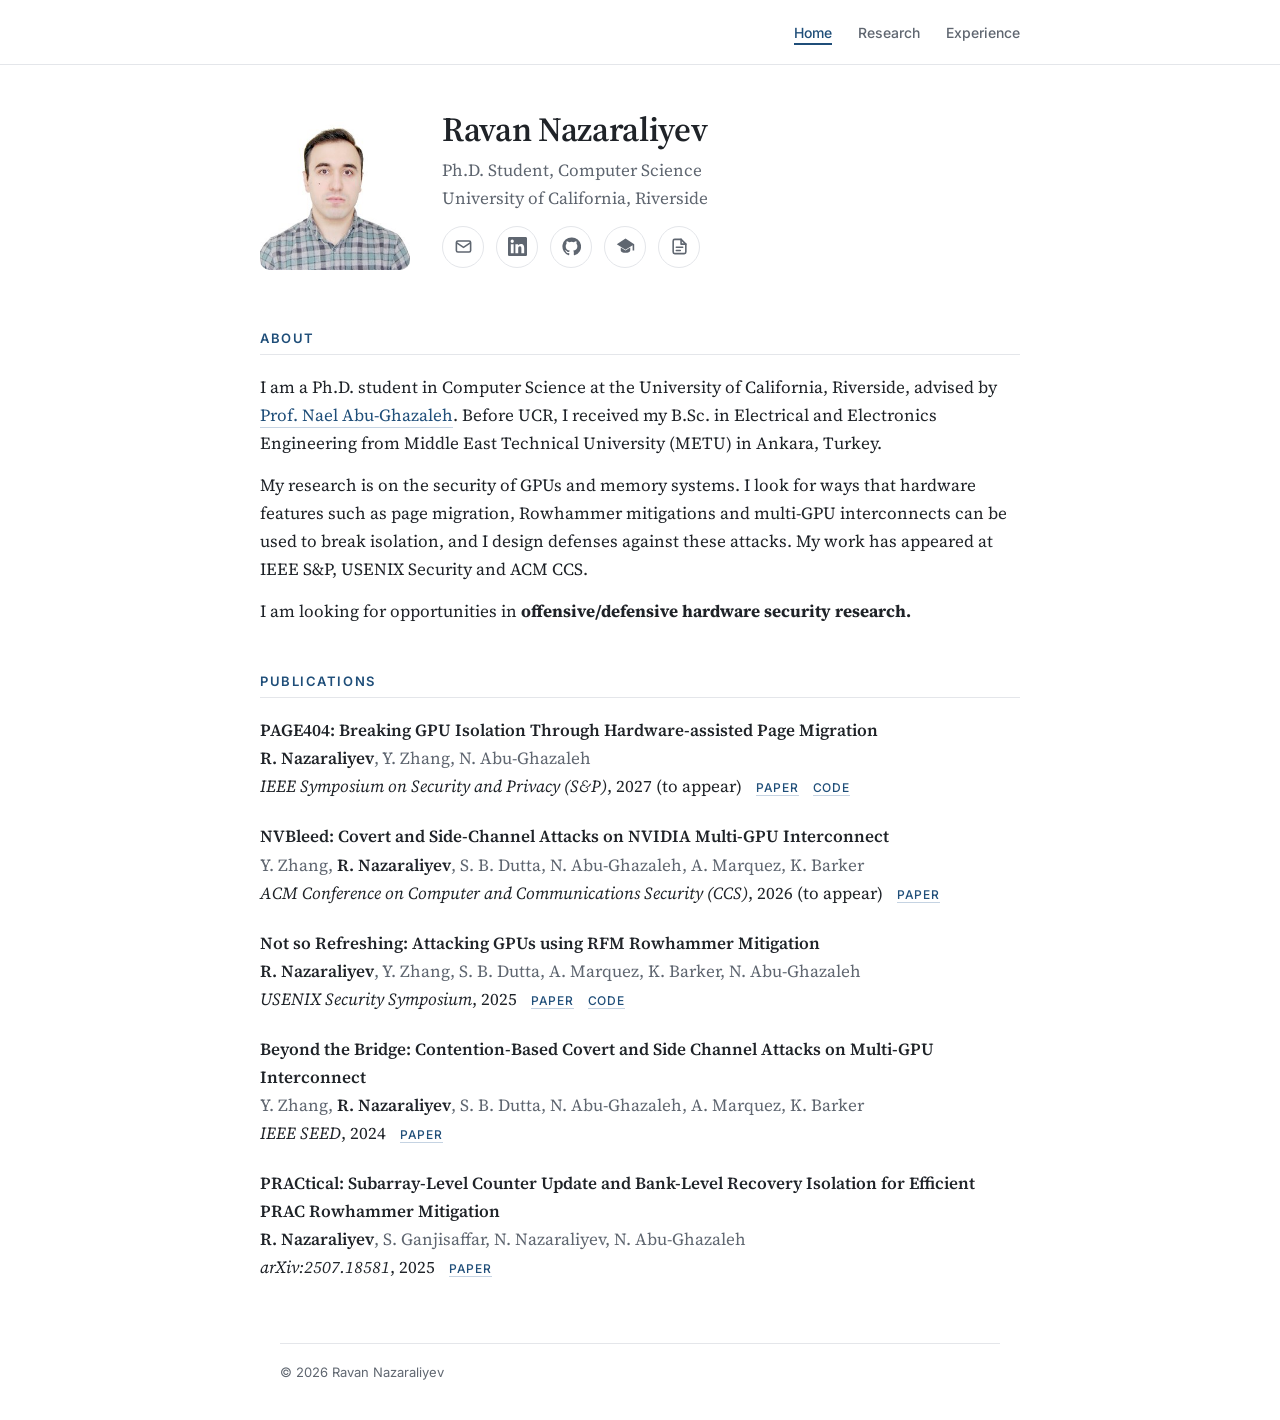
<file: index.html>
<!doctype html>
<html lang="en">
<head>
<meta charset="utf-8">
<meta name="viewport" content="width=device-width, initial-scale=1">
<title>Ravan Nazaraliyev | Ph.D. Student, UC Riverside</title>
<meta name="google-site-verification" content="zR1AItxMeGdz7LtbonEvWp29apM-70Axu_Xvn6t0S4g">
<meta name="description" content="Ravan Nazaraliyev is a Ph.D. student in Computer Science at UC Riverside working on GPU and memory-system security, including Rowhammer and GPU side channels.">
<link rel="canonical" href="https://ravannazaraliyev.github.io/">
<meta property="og:type" content="profile">
<meta property="og:title" content="Ravan Nazaraliyev | Ph.D. Student, UC Riverside">
<meta property="og:description" content="Ravan Nazaraliyev is a Ph.D. student in Computer Science at UC Riverside working on GPU and memory-system security, including Rowhammer and GPU side channels.">
<meta property="og:url" content="https://ravannazaraliyev.github.io/">
<meta property="og:image" content="https://ravannazaraliyev.github.io/photo.jpeg">
<meta name="twitter:card" content="summary">
<script type="application/ld+json">
{
  "@context": "https://schema.org",
  "@type": "Person",
  "name": "Ravan Nazaraliyev",
  "url": "https://ravannazaraliyev.github.io/",
  "image": "https://ravannazaraliyev.github.io/photo.jpeg",
  "email": "mailto:rnaza005@ucr.edu",
  "jobTitle": "Ph.D. Student in Computer Science",
  "affiliation": {
    "@type": "CollegeOrUniversity",
    "name": "University of California, Riverside"
  },
  "alumniOf": {
    "@type": "CollegeOrUniversity",
    "name": "Middle East Technical University"
  },
  "knowsAbout": [
    "Hardware security",
    "GPU security",
    "Rowhammer",
    "Side-channel attacks",
    "Computer architecture"
  ],
  "sameAs": [
    "https://www.linkedin.com/in/ravannazaraliyev/",
    "https://github.com/RavanN700",
    "https://scholar.google.com/citations?user=6l9ZNk0AAAAJ"
  ]
}
</script>
<link rel="preconnect" href="https://fonts.googleapis.com">
<link rel="preconnect" href="https://fonts.gstatic.com" crossorigin>
<link href="https://fonts.googleapis.com/css2?family=Inter:wght@400;500;600&family=Source+Serif+4:opsz,wght@8..60,400;8..60,600&display=swap" rel="stylesheet">
<link rel="stylesheet" href="style.css?v=5">
</head>
<body>
<header class="site">
  <div class="bar">
    <nav>
      <a href="index.html" class="current">Home</a>
      <a href="research.html">Research</a>
      <a href="experience.html">Experience</a>
    </nav>
  </div>
</header>
<main>
  <div class="header">
    <img src="photo.jpeg" alt="Ravan Nazaraliyev">
    <div>
      <h1>Ravan Nazaraliyev</h1>
      <p class="muted">Ph.D. Student, Computer Science<br>University of California, Riverside</p>
      <p class="contact">
        <a href="mailto:rnaza005@ucr.edu" title="Email" aria-label="Email"><svg width="19" height="19" viewBox="0 0 24 24" fill="none" stroke="currentColor" stroke-width="2"><rect x="3" y="5" width="18" height="14" rx="2"/><path d="m3 7 9 6 9-6"/></svg></a>
        <a href="https://www.linkedin.com/in/ravannazaraliyev/" title="LinkedIn" aria-label="LinkedIn"><svg width="19" height="19" viewBox="0 0 24 24" fill="currentColor"><path d="M20.45 20.45h-3.56v-5.57c0-1.33-.02-3.04-1.85-3.04-1.85 0-2.14 1.45-2.14 2.94v5.67H9.35V9h3.41v1.56h.05c.48-.9 1.64-1.85 3.37-1.85 3.6 0 4.27 2.37 4.27 5.46v6.28ZM5.34 7.43a2.06 2.06 0 1 1 0-4.13 2.06 2.06 0 0 1 0 4.13ZM7.12 20.45H3.56V9h3.56v11.45ZM22.22 0H1.77C.79 0 0 .77 0 1.73v20.54C0 23.23.79 24 1.77 24h20.45c.98 0 1.78-.77 1.78-1.73V1.73C24 .77 23.2 0 22.22 0Z"/></svg></a>
        <a href="https://github.com/RavanN700" title="GitHub" aria-label="GitHub"><svg width="19" height="19" viewBox="0 0 24 24" fill="currentColor"><path d="M12 .5a11.5 11.5 0 0 0-3.64 22.41c.58.1.79-.25.79-.56v-2c-3.2.7-3.88-1.37-3.88-1.37-.52-1.33-1.28-1.68-1.28-1.68-1.05-.72.08-.7.08-.7 1.16.08 1.77 1.19 1.77 1.19 1.03 1.77 2.7 1.26 3.36.96.1-.75.4-1.26.73-1.55-2.55-.29-5.24-1.28-5.24-5.69 0-1.26.45-2.29 1.19-3.1-.12-.29-.52-1.46.11-3.05 0 0 .97-.31 3.17 1.18a11 11 0 0 1 5.77 0c2.2-1.49 3.17-1.18 3.17-1.18.63 1.59.23 2.76.11 3.05.74.81 1.19 1.84 1.19 3.1 0 4.42-2.7 5.4-5.26 5.68.41.36.78 1.06.78 2.14v3.17c0 .31.21.67.8.56A11.5 11.5 0 0 0 12 .5Z"/></svg></a>
        <a href="https://scholar.google.com/citations?user=6l9ZNk0AAAAJ&amp;hl=en" title="Google Scholar" aria-label="Google Scholar"><svg width="19" height="19" viewBox="0 0 24 24" fill="currentColor"><path d="M12 2 1 9l11 7 9-5.73V17h2V9L12 2Zm-6 11.18V17c0 1.66 2.69 3 6 3s6-1.34 6-3v-3.82l-6 3.82-6-3.82Z"/></svg></a>
        <a href="https://drive.google.com/file/d/1EVGjufUXTMpXtb5Sl5QR0fTYWryY8La2/view?usp=sharing" title="CV" aria-label="CV"><svg width="19" height="19" viewBox="0 0 24 24" fill="none" stroke="currentColor" stroke-width="2" stroke-linecap="round" stroke-linejoin="round"><path d="M14 3H6a2 2 0 0 0-2 2v14a2 2 0 0 0 2 2h12a2 2 0 0 0 2-2V9l-6-6Z"/><path d="M14 3v6h6M8 13h8M8 17h5"/></svg></a>
      </p>
    </div>
  </div>

  <h2>About</h2>
  <p>I am a Ph.D. student in Computer Science at the University of California, Riverside,
    advised by <a href="https://www.cs.ucr.edu/~nael/">Prof. Nael Abu-Ghazaleh</a>. Before UCR, I received my B.Sc. in Electrical and
    Electronics Engineering from Middle East Technical University (METU) in Ankara, Turkey.</p>
  <p>My research is on the security of GPUs and memory systems. I look for ways that hardware
    features such as page migration, Rowhammer mitigations and multi-GPU interconnects can be
    used to break isolation, and I design defenses against these attacks. My work has appeared
    at IEEE S&amp;P, USENIX Security and ACM CCS.</p>
  <p>I am looking for opportunities in <b>offensive/defensive hardware security research.</b></p>

  <h2>Publications</h2>
  <ul class="pubs">
    <li><b>PAGE404: Breaking GPU Isolation Through Hardware-assisted Page Migration</b><br>
      <span class="authors"><span class="me">R. Nazaraliyev</span>, Y. Zhang, N. Abu-Ghazaleh</span><br>
      <i>IEEE Symposium on Security and Privacy (S&amp;P)</i>, 2027 (to appear)
      <span class="links"><a href="https://arxiv.org/pdf/2610.20962">Paper</a>
      <span class="links"><a href="https://github.com/RavanN700/PAGE404_AttacksOnGH200">Code</a></span></li>
    <li><b>NVBleed: Covert and Side-Channel Attacks on NVIDIA Multi-GPU Interconnect</b><br>
      <span class="authors">Y. Zhang, <span class="me">R. Nazaraliyev</span>, S. B. Dutta, N. Abu-Ghazaleh, A. Marquez, K. Barker</span><br>
      <i>ACM Conference on Computer and Communications Security (CCS)</i>, 2026 (to appear)
      <span class="links"><a href="https://arxiv.org/abs/2503.17847">Paper</a></span></li>
    <li><b>Not so Refreshing: Attacking GPUs using RFM Rowhammer Mitigation</b><br>
      <span class="authors"><span class="me">R. Nazaraliyev</span>, Y. Zhang, S. B. Dutta, A. Marquez, K. Barker, N. Abu-Ghazaleh</span><br>
      <i>USENIX Security Symposium</i>, 2025
      <span class="links"><a href="https://www.usenix.org/conference/usenixsecurity25/presentation/nazaraliyev">Paper</a>
      <a href="https://zenodo.org/records/14751122">Code</a></span></li>
    <li><b>Beyond the Bridge: Contention-Based Covert and Side Channel Attacks on Multi-GPU Interconnect</b><br>
      <span class="authors">Y. Zhang, <span class="me">R. Nazaraliyev</span>, S. B. Dutta, N. Abu-Ghazaleh, A. Marquez, K. Barker</span><br>
      <i>IEEE SEED</i>, 2024
      <span class="links"><a href="https://arxiv.org/abs/2404.03877">Paper</a></span></li>
    <li><b>PRACtical: Subarray-Level Counter Update and Bank-Level Recovery Isolation for Efficient PRAC Rowhammer Mitigation</b><br>
      <span class="authors"><span class="me">R. Nazaraliyev</span>, S. Ganjisaffar, N. Nazaraliyev, N. Abu-Ghazaleh</span><br>
      <i>arXiv:2507.18581</i>, 2025
      <span class="links"><a href="https://arxiv.org/abs/2507.18581">Paper</a></span></li>
  </ul>
</main>
<footer>© 2026 Ravan Nazaraliyev</footer>
</body>
</html>
</file>
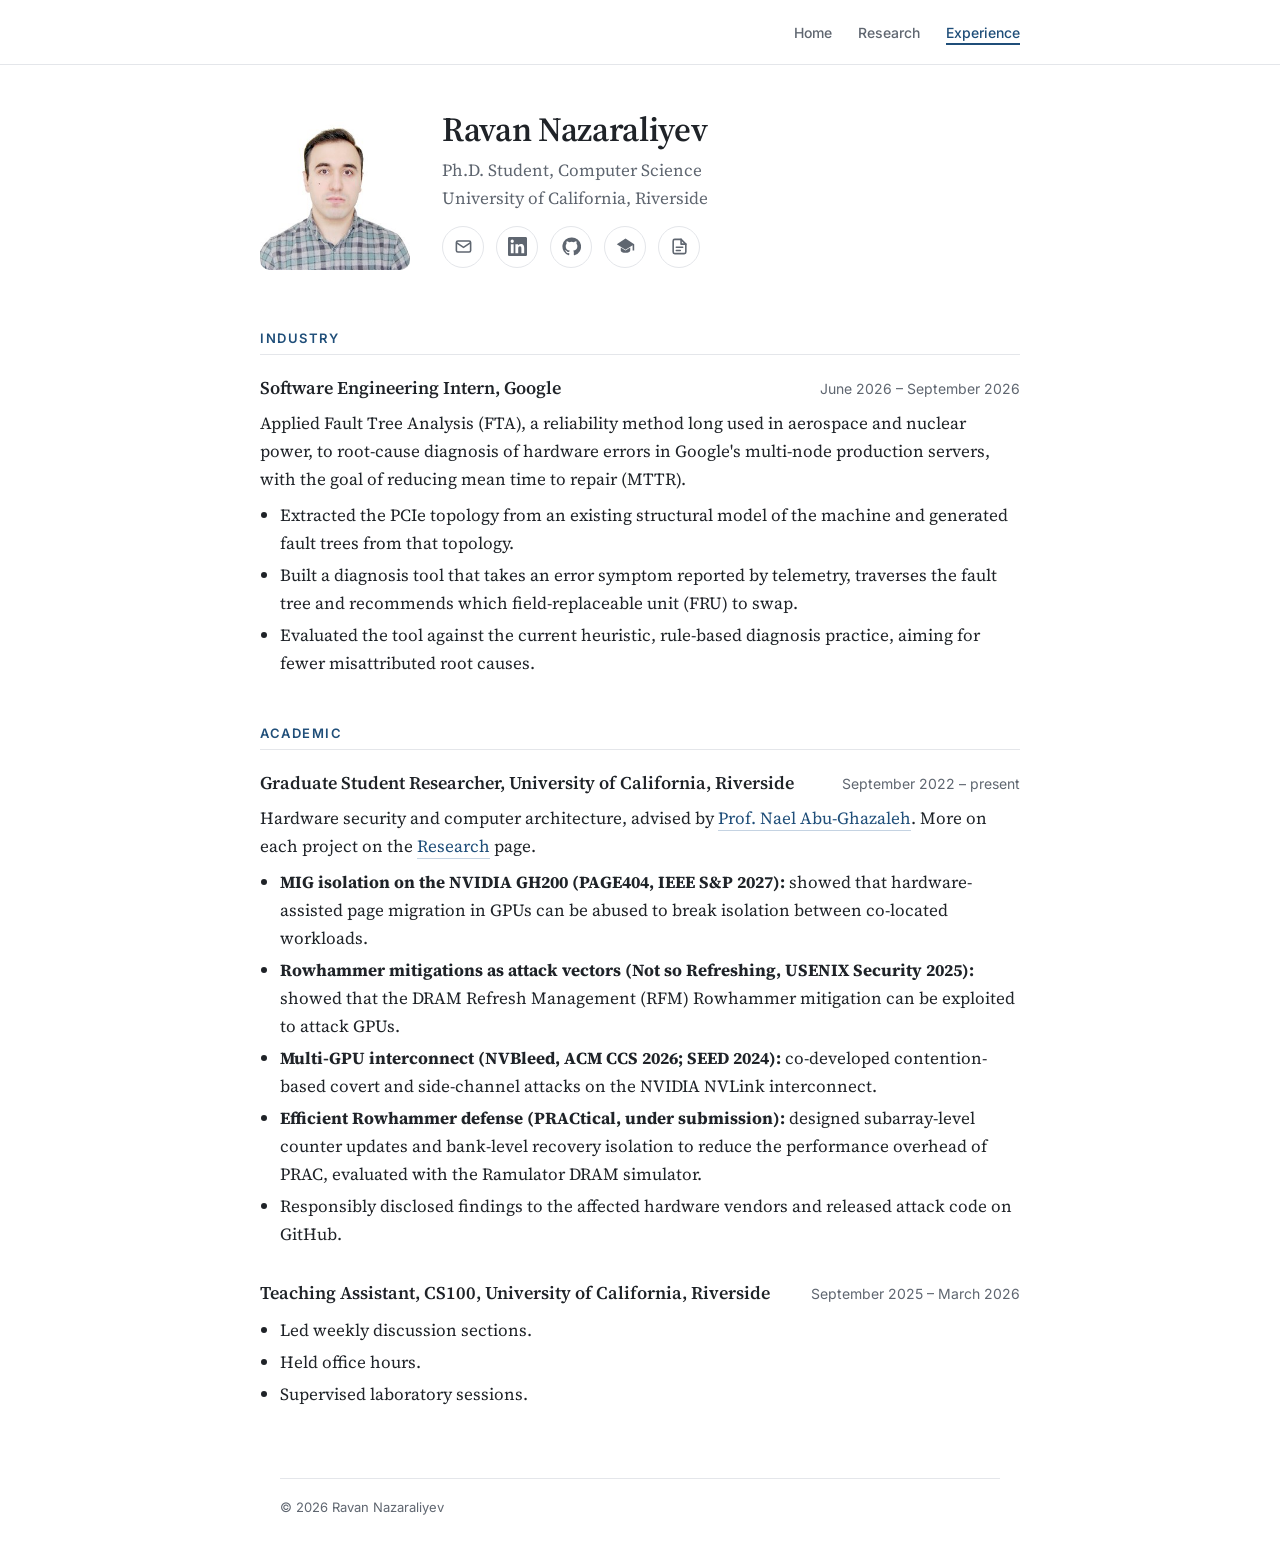
<file: experience.html>
<!doctype html>
<html lang="en">
<head>
<meta charset="utf-8">
<meta name="viewport" content="width=device-width, initial-scale=1">
<title>Experience | Ravan Nazaraliyev</title>
<meta name="description" content="Experience of Ravan Nazaraliyev: Software Engineering Intern at Google, Graduate Student Researcher and Teaching Assistant at UC Riverside.">
<link rel="canonical" href="https://ravannazaraliyev.github.io/experience.html">
<meta property="og:type" content="profile">
<meta property="og:title" content="Experience | Ravan Nazaraliyev">
<meta property="og:description" content="Experience of Ravan Nazaraliyev: Software Engineering Intern at Google, Graduate Student Researcher and Teaching Assistant at UC Riverside.">
<meta property="og:url" content="https://ravannazaraliyev.github.io/experience.html">
<meta property="og:image" content="https://ravannazaraliyev.github.io/photo.jpeg">
<meta name="twitter:card" content="summary">
<link rel="preconnect" href="https://fonts.googleapis.com">
<link rel="preconnect" href="https://fonts.gstatic.com" crossorigin>
<link href="https://fonts.googleapis.com/css2?family=Inter:wght@400;500;600&family=Source+Serif+4:opsz,wght@8..60,400;8..60,600&display=swap" rel="stylesheet">
<link rel="stylesheet" href="style.css?v=5">
</head>
<body>
<header class="site">
  <div class="bar">
    <nav>
      <a href="index.html">Home</a>
      <a href="research.html">Research</a>
      <a href="experience.html" class="current">Experience</a>
    </nav>
  </div>
</header>
<main>
  <div class="header">
    <img src="photo.jpeg" alt="Ravan Nazaraliyev">
    <div>
      <h1>Ravan Nazaraliyev</h1>
      <p class="muted">Ph.D. Student, Computer Science<br>University of California, Riverside</p>
      <p class="contact">
        <a href="mailto:rnaza005@ucr.edu" title="Email" aria-label="Email"><svg width="19" height="19" viewBox="0 0 24 24" fill="none" stroke="currentColor" stroke-width="2"><rect x="3" y="5" width="18" height="14" rx="2"/><path d="m3 7 9 6 9-6"/></svg></a>
        <a href="https://www.linkedin.com/in/ravannazaraliyev/" title="LinkedIn" aria-label="LinkedIn"><svg width="19" height="19" viewBox="0 0 24 24" fill="currentColor"><path d="M20.45 20.45h-3.56v-5.57c0-1.33-.02-3.04-1.85-3.04-1.85 0-2.14 1.45-2.14 2.94v5.67H9.35V9h3.41v1.56h.05c.48-.9 1.64-1.85 3.37-1.85 3.6 0 4.27 2.37 4.27 5.46v6.28ZM5.34 7.43a2.06 2.06 0 1 1 0-4.13 2.06 2.06 0 0 1 0 4.13ZM7.12 20.45H3.56V9h3.56v11.45ZM22.22 0H1.77C.79 0 0 .77 0 1.73v20.54C0 23.23.79 24 1.77 24h20.45c.98 0 1.78-.77 1.78-1.73V1.73C24 .77 23.2 0 22.22 0Z"/></svg></a>
        <a href="https://github.com/RavanN700" title="GitHub" aria-label="GitHub"><svg width="19" height="19" viewBox="0 0 24 24" fill="currentColor"><path d="M12 .5a11.5 11.5 0 0 0-3.64 22.41c.58.1.79-.25.79-.56v-2c-3.2.7-3.88-1.37-3.88-1.37-.52-1.33-1.28-1.68-1.28-1.68-1.05-.72.08-.7.08-.7 1.16.08 1.77 1.19 1.77 1.19 1.03 1.77 2.7 1.26 3.36.96.1-.75.4-1.26.73-1.55-2.55-.29-5.24-1.28-5.24-5.69 0-1.26.45-2.29 1.19-3.1-.12-.29-.52-1.46.11-3.05 0 0 .97-.31 3.17 1.18a11 11 0 0 1 5.77 0c2.2-1.49 3.17-1.18 3.17-1.18.63 1.59.23 2.76.11 3.05.74.81 1.19 1.84 1.19 3.1 0 4.42-2.7 5.4-5.26 5.68.41.36.78 1.06.78 2.14v3.17c0 .31.21.67.8.56A11.5 11.5 0 0 0 12 .5Z"/></svg></a>
        <a href="https://scholar.google.com/citations?user=6l9ZNk0AAAAJ&amp;hl=en" title="Google Scholar" aria-label="Google Scholar"><svg width="19" height="19" viewBox="0 0 24 24" fill="currentColor"><path d="M12 2 1 9l11 7 9-5.73V17h2V9L12 2Zm-6 11.18V17c0 1.66 2.69 3 6 3s6-1.34 6-3v-3.82l-6 3.82-6-3.82Z"/></svg></a>
        <a href="https://drive.google.com/file/d/1EVGjufUXTMpXtb5Sl5QR0fTYWryY8La2/view?usp=sharing" title="CV" aria-label="CV"><svg width="19" height="19" viewBox="0 0 24 24" fill="none" stroke="currentColor" stroke-width="2" stroke-linecap="round" stroke-linejoin="round"><path d="M14 3H6a2 2 0 0 0-2 2v14a2 2 0 0 0 2 2h12a2 2 0 0 0 2-2V9l-6-6Z"/><path d="M14 3v6h6M8 13h8M8 17h5"/></svg></a>
      </p>
    </div>
  </div>

  <h2>Industry</h2>
  <div class="item">
    <div class="role"><h3>Software Engineering Intern, Google</h3><span class="when">June 2026 – September 2026</span></div>
    <p>Applied Fault Tree Analysis (FTA), a reliability method long used in aerospace and nuclear
      power, to root-cause diagnosis of hardware errors in Google's multi-node production servers,
      with the goal of reducing mean time to repair (MTTR).</p>
    <ul>
      <li>Extracted the PCIe topology from an existing structural model of the machine and
        generated fault trees from that topology.</li>
      <li>Built a diagnosis tool that takes an error symptom reported by telemetry, traverses the
        fault tree and recommends which field-replaceable unit (FRU) to swap.</li>
      <li>Evaluated the tool against the current heuristic, rule-based diagnosis practice, aiming
        for fewer misattributed root causes.</li>
    </ul>
  </div>

  <h2>Academic</h2>
  <div class="item">
    <div class="role"><h3>Graduate Student Researcher, University of California, Riverside</h3><span class="when">September 2022 – present</span></div>
    <p>Hardware security and computer architecture, advised by
      <a href="https://www.cs.ucr.edu/~nael/">Prof. Nael Abu-Ghazaleh</a>.
      More on each project on the <a href="research.html">Research</a> page.</p>
    <ul>
      <li><b>MIG isolation on the NVIDIA GH200 (PAGE404, IEEE S&amp;P 2027):</b> showed that
        hardware-assisted page migration in GPUs can be abused to break isolation between
        co-located workloads.</li>
      <li><b>Rowhammer mitigations as attack vectors (Not so Refreshing, USENIX Security 2025):</b>
        showed that the DRAM Refresh Management (RFM) Rowhammer mitigation can be exploited to
        attack GPUs.</li>
      <li><b>Multi-GPU interconnect (NVBleed, ACM CCS 2026; SEED 2024):</b> co-developed
        contention-based covert and side-channel attacks on the NVIDIA NVLink interconnect.</li>
      <li><b>Efficient Rowhammer defense (PRACtical, under submission):</b> designed
        subarray-level counter updates and bank-level recovery isolation to reduce the performance
        overhead of PRAC, evaluated with the Ramulator DRAM simulator.</li>
      <li>Responsibly disclosed findings to the affected hardware vendors and released attack code
        on GitHub.</li>
    </ul>
  </div>
  <div class="item">
    <div class="role"><h3>Teaching Assistant, CS100, University of California, Riverside</h3><span class="when">September 2025 – March 2026</span></div>
    <ul>
      <li>Led weekly discussion sections.</li>
      <li>Held office hours.</li>
      <li>Supervised laboratory sessions.</li>
    </ul>
  </div>
</main>
<footer>© 2026 Ravan Nazaraliyev</footer>
</body>
</html>
</file>
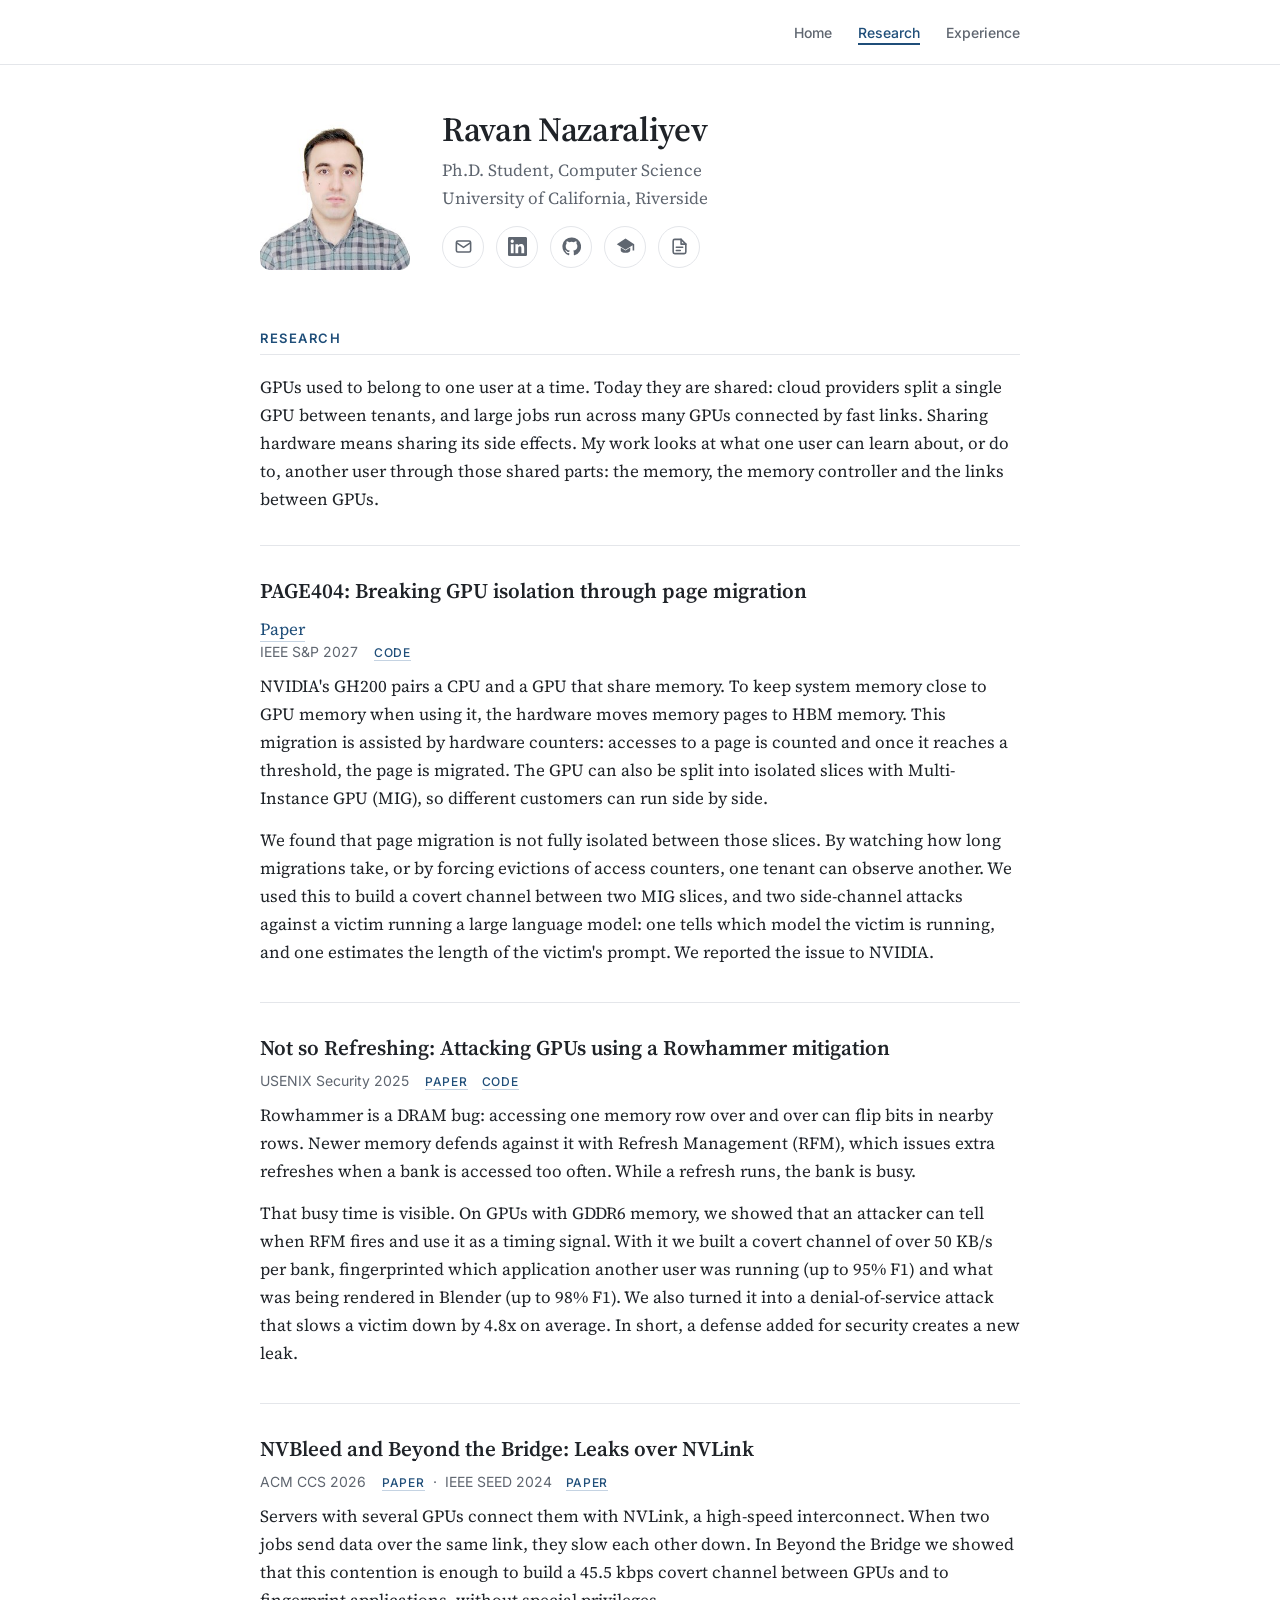
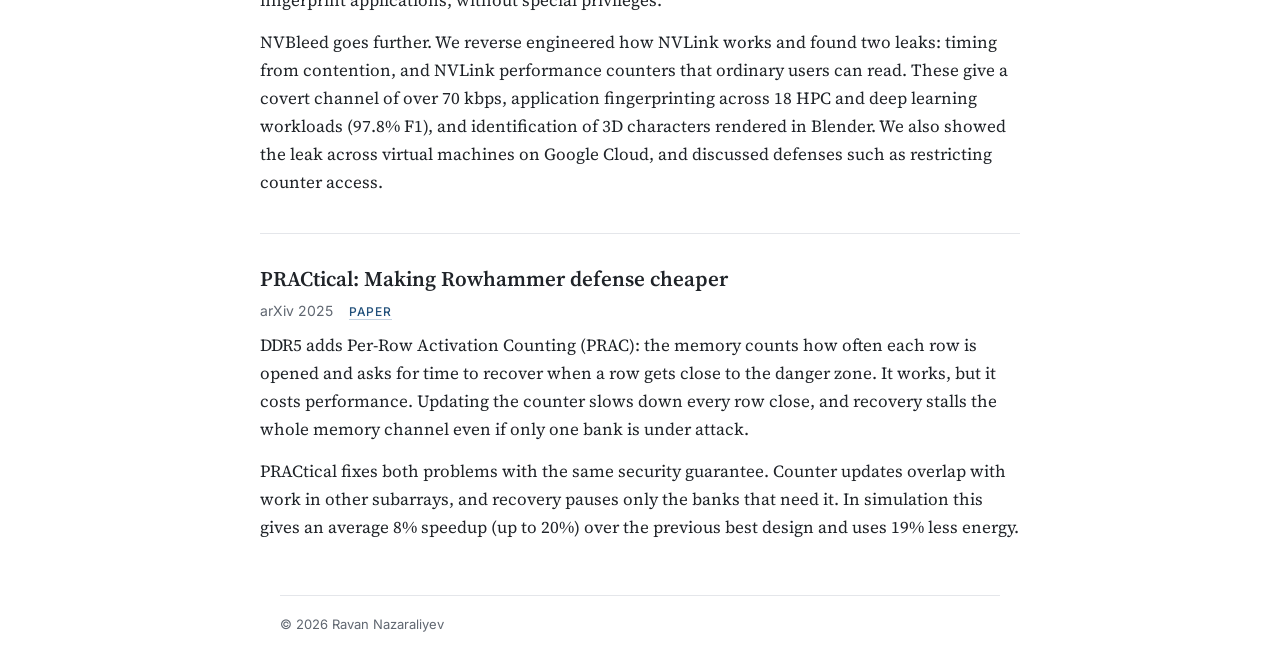
<file: research.html>
<!doctype html>
<html lang="en">
<head>
<meta charset="utf-8">
<meta name="viewport" content="width=device-width, initial-scale=1">
<title>Research | Ravan Nazaraliyev</title>
<meta name="description" content="Research by Ravan Nazaraliyev on GPU and memory-system security: PAGE404 (IEEE S&amp;P 2027), Not so Refreshing (USENIX Security 2025), NVBleed (ACM CCS 2026) and PRACtical.">
<link rel="canonical" href="https://ravannazaraliyev.github.io/research.html">
<meta property="og:type" content="profile">
<meta property="og:title" content="Research | Ravan Nazaraliyev">
<meta property="og:description" content="Research by Ravan Nazaraliyev on GPU and memory-system security: PAGE404 (IEEE S&amp;P 2027), Not so Refreshing (USENIX Security 2025), NVBleed (ACM CCS 2026) and PRACtical.">
<meta property="og:url" content="https://ravannazaraliyev.github.io/research.html">
<meta property="og:image" content="https://ravannazaraliyev.github.io/photo.jpeg">
<meta name="twitter:card" content="summary">
<link rel="preconnect" href="https://fonts.googleapis.com">
<link rel="preconnect" href="https://fonts.gstatic.com" crossorigin>
<link href="https://fonts.googleapis.com/css2?family=Inter:wght@400;500;600&family=Source+Serif+4:opsz,wght@8..60,400;8..60,600&display=swap" rel="stylesheet">
<link rel="stylesheet" href="style.css?v=5">
</head>
<body>
<header class="site">
  <div class="bar">
    <nav>
      <a href="index.html">Home</a>
      <a href="research.html" class="current">Research</a>
      <a href="experience.html">Experience</a>
    </nav>
  </div>
</header>
<main>
  <div class="header">
    <img src="photo.jpeg" alt="Ravan Nazaraliyev">
    <div>
      <h1>Ravan Nazaraliyev</h1>
      <p class="muted">Ph.D. Student, Computer Science<br>University of California, Riverside</p>
      <p class="contact">
        <a href="mailto:rnaza005@ucr.edu" title="Email" aria-label="Email"><svg width="19" height="19" viewBox="0 0 24 24" fill="none" stroke="currentColor" stroke-width="2"><rect x="3" y="5" width="18" height="14" rx="2"/><path d="m3 7 9 6 9-6"/></svg></a>
        <a href="https://www.linkedin.com/in/ravannazaraliyev/" title="LinkedIn" aria-label="LinkedIn"><svg width="19" height="19" viewBox="0 0 24 24" fill="currentColor"><path d="M20.45 20.45h-3.56v-5.57c0-1.33-.02-3.04-1.85-3.04-1.85 0-2.14 1.45-2.14 2.94v5.67H9.35V9h3.41v1.56h.05c.48-.9 1.64-1.85 3.37-1.85 3.6 0 4.27 2.37 4.27 5.46v6.28ZM5.34 7.43a2.06 2.06 0 1 1 0-4.13 2.06 2.06 0 0 1 0 4.13ZM7.12 20.45H3.56V9h3.56v11.45ZM22.22 0H1.77C.79 0 0 .77 0 1.73v20.54C0 23.23.79 24 1.77 24h20.45c.98 0 1.78-.77 1.78-1.73V1.73C24 .77 23.2 0 22.22 0Z"/></svg></a>
        <a href="https://github.com/RavanN700" title="GitHub" aria-label="GitHub"><svg width="19" height="19" viewBox="0 0 24 24" fill="currentColor"><path d="M12 .5a11.5 11.5 0 0 0-3.64 22.41c.58.1.79-.25.79-.56v-2c-3.2.7-3.88-1.37-3.88-1.37-.52-1.33-1.28-1.68-1.28-1.68-1.05-.72.08-.7.08-.7 1.16.08 1.77 1.19 1.77 1.19 1.03 1.77 2.7 1.26 3.36.96.1-.75.4-1.26.73-1.55-2.55-.29-5.24-1.28-5.24-5.69 0-1.26.45-2.29 1.19-3.1-.12-.29-.52-1.46.11-3.05 0 0 .97-.31 3.17 1.18a11 11 0 0 1 5.77 0c2.2-1.49 3.17-1.18 3.17-1.18.63 1.59.23 2.76.11 3.05.74.81 1.19 1.84 1.19 3.1 0 4.42-2.7 5.4-5.26 5.68.41.36.78 1.06.78 2.14v3.17c0 .31.21.67.8.56A11.5 11.5 0 0 0 12 .5Z"/></svg></a>
        <a href="https://scholar.google.com/citations?user=6l9ZNk0AAAAJ&amp;hl=en" title="Google Scholar" aria-label="Google Scholar"><svg width="19" height="19" viewBox="0 0 24 24" fill="currentColor"><path d="M12 2 1 9l11 7 9-5.73V17h2V9L12 2Zm-6 11.18V17c0 1.66 2.69 3 6 3s6-1.34 6-3v-3.82l-6 3.82-6-3.82Z"/></svg></a>
        <a href="https://drive.google.com/file/d/1EVGjufUXTMpXtb5Sl5QR0fTYWryY8La2/view?usp=sharing" title="CV" aria-label="CV"><svg width="19" height="19" viewBox="0 0 24 24" fill="none" stroke="currentColor" stroke-width="2" stroke-linecap="round" stroke-linejoin="round"><path d="M14 3H6a2 2 0 0 0-2 2v14a2 2 0 0 0 2 2h12a2 2 0 0 0 2-2V9l-6-6Z"/><path d="M14 3v6h6M8 13h8M8 17h5"/></svg></a>
      </p>
    </div>
  </div>

  <h2>Research</h2>
  <p>GPUs used to belong to one user at a time. Today they are shared: cloud providers split a
    single GPU between tenants, and large jobs run across many GPUs connected by fast links.
    Sharing hardware means sharing its side effects. My work looks at what one user can learn
    about, or do to, another user through those shared parts: the memory, the memory controller
    and the links between GPUs.</p>

  <h3 class="project">PAGE404: Breaking GPU isolation through page migration</h3>
  <a href="https://arxiv.org/pdf/2610.20962">Paper</a>
  <p class="meta">IEEE S&amp;P 2027 <a href="https://github.com/RavanN700/PAGE404_AttacksOnGH200">Code</a></p>
  <p>NVIDIA's GH200 pairs a CPU and a GPU that share memory. To keep system memory close to GPU memory 
    when using it, the hardware moves memory pages to HBM memory. This migration is assisted by hardware counters: 
    accesses to a page is counted and once it reaches a threshold, the page is migrated. The GPU can
    also be split into isolated slices with Multi-Instance GPU (MIG), so different customers can
    run side by side.</p>
  <p>We found that page migration is not fully isolated between those slices. By watching how
    long migrations take, or by forcing evictions of access counters, one tenant can observe another. We used this
    to build a covert channel between two MIG slices, and two side-channel attacks against a
    victim running a large language model: one tells which model the victim is running, and one
    estimates the length of the victim's prompt. We reported the issue to NVIDIA.</p>

  <h3 class="project">Not so Refreshing: Attacking GPUs using a Rowhammer mitigation</h3>
  <p class="meta">USENIX Security 2025
    <a href="https://www.usenix.org/conference/usenixsecurity25/presentation/nazaraliyev">Paper</a>
    <a href="https://zenodo.org/records/14751122">Code</a></p>
  <p>Rowhammer is a DRAM bug: accessing one memory row over and over can flip bits in nearby
    rows. Newer memory defends against it with Refresh Management (RFM), which issues extra
    refreshes when a bank is accessed too often. While a refresh runs, the bank is busy.</p>
  <p>That busy time is visible. On GPUs with GDDR6 memory, we showed that an attacker can tell
    when RFM fires and use it as a timing signal. With it we built a covert channel of over
    50 KB/s per bank, fingerprinted which application another user was running (up to 95% F1)
    and what was being rendered in Blender (up to 98% F1). We also turned it into a
    denial-of-service attack that slows a victim down by 4.8x on average. In short, a defense
    added for security creates a new leak.</p>

  <h3 class="project">NVBleed and Beyond the Bridge: Leaks over NVLink</h3>
  <p class="meta">ACM CCS 2026 <a href="https://arxiv.org/abs/2503.17847">Paper</a>
    &nbsp;·&nbsp; IEEE SEED 2024 <a href="https://arxiv.org/abs/2404.03877">Paper</a></p>
  <p>Servers with several GPUs connect them with NVLink, a high-speed interconnect. When two
    jobs send data over the same link, they slow each other down. In Beyond the Bridge we showed
    that this contention is enough to build a 45.5 kbps covert channel between GPUs and to
    fingerprint applications, without special privileges.</p>
  <p>NVBleed goes further. We reverse engineered how NVLink works and found two leaks: timing
    from contention, and NVLink performance counters that ordinary users can read. These give a
    covert channel of over 70 kbps, application fingerprinting across 18 HPC and deep learning
    workloads (97.8% F1), and identification of 3D characters rendered in Blender. We also showed
    the leak across virtual machines on Google Cloud, and discussed defenses such as restricting
    counter access.</p>

  <h3 class="project">PRACtical: Making Rowhammer defense cheaper</h3>
  <p class="meta">arXiv 2025 <a href="https://arxiv.org/abs/2507.18581">Paper</a></p>
  <p>DDR5 adds Per-Row Activation Counting (PRAC): the memory counts how often each row is
    opened and asks for time to recover when a row gets close to the danger zone. It works, but
    it costs performance. Updating the counter slows down every row close, and recovery stalls
    the whole memory channel even if only one bank is under attack.</p>
  <p>PRACtical fixes both problems with the same security guarantee. Counter updates overlap
    with work in other subarrays, and recovery pauses only the banks that need it. In simulation
    this gives an average 8% speedup (up to 20%) over the previous best design and uses 19% less
    energy.</p>
</main>
<footer>© 2026 Ravan Nazaraliyev</footer>
</body>
</html>
</file>
<file: style.css>
:root {
  --text: #1f2328;
  --muted: #5f6670;
  --rule: #e4e6ea;
  --accent: #1f4e79;
  --sans: "Inter", -apple-system, "Helvetica Neue", Arial, sans-serif;
  --serif: "Source Serif 4", Georgia, "Times New Roman", serif;
}
body {
  margin: 0; background: #fff; color: var(--text);
  font: 17px/1.65 var(--serif);
  -webkit-font-smoothing: antialiased;
}
a { color: var(--accent); text-decoration: none; border-bottom: 1px solid #c5d3e2; }
a:hover { border-bottom-color: var(--accent); }

/* top bar */
.site { border-bottom: 1px solid var(--rule); }
.bar {
  max-width: 760px; margin: 0 auto; padding: 18px 20px;
  display: flex; justify-content: flex-end;
}
nav a { margin-left: 22px; font: 500 14px var(--sans); color: var(--muted); border: 0; }
nav a:first-child { margin-left: 0; }
nav a:hover, nav a.current { color: var(--accent); }
nav a.current { box-shadow: inset 0 -2px 0 var(--accent); padding-bottom: 4px; }

main { max-width: 760px; margin: 0 auto; padding: 44px 20px 40px; }
h1 { font-size: 34px; font-weight: 600; line-height: 1.2; margin: 0 0 6px; letter-spacing: -0.01em; }
h2 {
  font: 600 13px var(--sans); text-transform: uppercase; letter-spacing: 0.12em; color: var(--accent);
  border-bottom: 1px solid var(--rule); padding-bottom: 8px; margin: 48px 0 18px;
}
h3 { font-size: 18px; font-weight: 600; margin: 0; }
p { margin: 0 0 14px; }
.muted { color: var(--muted); }

/* home header */
.header { display: flex; gap: 32px; align-items: center; }
.header img { width: 150px; height: 150px; object-fit: cover; border-radius: 10px; flex-shrink: 0; }
.header p { margin: 0 0 14px; }
.contact { display: flex; gap: 12px; margin: 0; }
.contact a {
  width: 40px; height: 40px; border: 1px solid var(--rule); border-radius: 50%;
  display: inline-flex; align-items: center; justify-content: center; color: var(--muted);
  transition: color .15s, border-color .15s;
}
.contact a:hover { color: var(--accent); border-color: var(--accent); }
.contact svg { width: 19px; height: 19px; }

/* lists */
ul { padding-left: 20px; margin: 0; }
li { margin-bottom: 8px; }
.pubs { list-style: none; padding: 0; }
.pubs li { margin-bottom: 22px; }
.pubs b { font-weight: 600; }
.me { font-weight: 600; color: var(--text); }
.authors { color: var(--muted); }
.links a, .meta a {
  font: 500 12px var(--sans); text-transform: uppercase; letter-spacing: 0.06em;
  margin-left: 10px;
}

/* research and experience entries */
.meta { font: 14px var(--sans); color: var(--muted); margin: 0 0 12px; }
h3.project { font-size: 21px; margin: 36px 0 6px; padding-top: 28px; border-top: 1px solid var(--rule); }
h2 + p + h3.project { margin-top: 32px; }
.meta a:first-of-type { margin-left: 12px; }
.item { margin-bottom: 30px; }
.item p { margin: 6px 0 0; }
.item ul { margin-top: 8px; }
.item li { margin-bottom: 4px; }
.role { display: flex; justify-content: space-between; align-items: baseline; gap: 4px 16px; flex-wrap: wrap; }
.when { font: 14px var(--sans); color: var(--muted); white-space: nowrap; }

footer {
  max-width: 720px; margin: 0 auto; padding: 20px 0 40px;
  border-top: 1px solid var(--rule); font: 13px var(--sans); color: var(--muted);
}

@media (max-width: 600px) {
  body { font-size: 16px; }
  .header { flex-direction: column; align-items: flex-start; gap: 18px; }
  .header img { width: 120px; height: 120px; }
  h1 { font-size: 28px; }
  nav a { margin-left: 16px; }
  footer { margin: 0 20px; }
}
</file>
